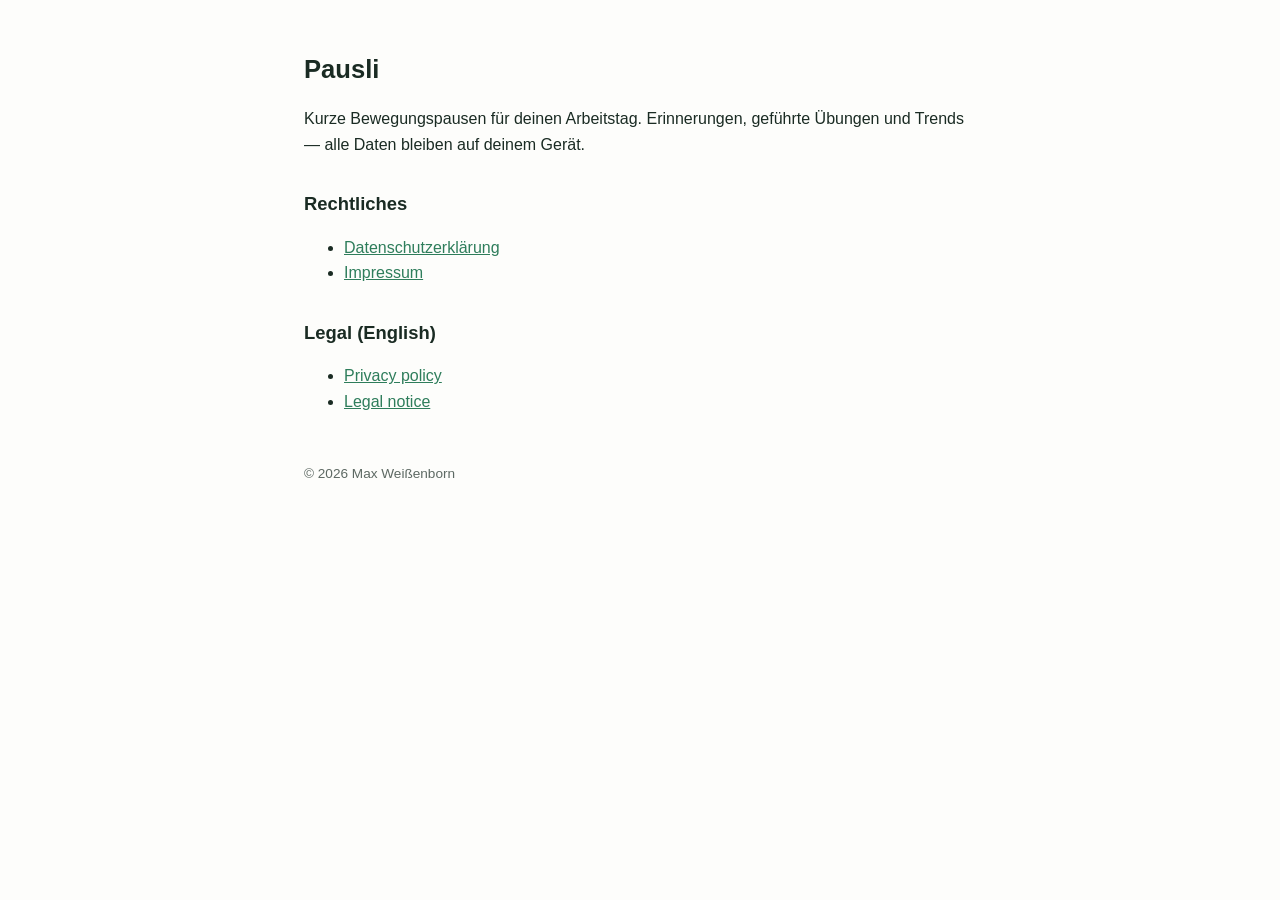
<file: index.html>
<!DOCTYPE html>
<html lang="de">
<head>
  <meta charset="utf-8">
  <meta name="viewport" content="width=device-width, initial-scale=1">
  <title>Pausli — Rechtliches / Legal</title>
  <link rel="stylesheet" href="style.css">
</head>
<body>
  <h1>Pausli</h1>
  <p>Kurze Bewegungspausen für deinen Arbeitstag. Erinnerungen, geführte Übungen und Trends — alle Daten bleiben auf deinem Gerät.</p>
  <h2>Rechtliches</h2>
  <ul>
    <li><a href="datenschutz.html">Datenschutzerklärung</a></li>
    <li><a href="impressum.html">Impressum</a></li>
  </ul>
  <h2>Legal (English)</h2>
  <ul>
    <li><a href="privacy.html">Privacy policy</a></li>
    <li><a href="legal-notice.html">Legal notice</a></li>
  </ul>
  <footer>© 2026 Max Weißenborn</footer>
</body>
</html>
</file>
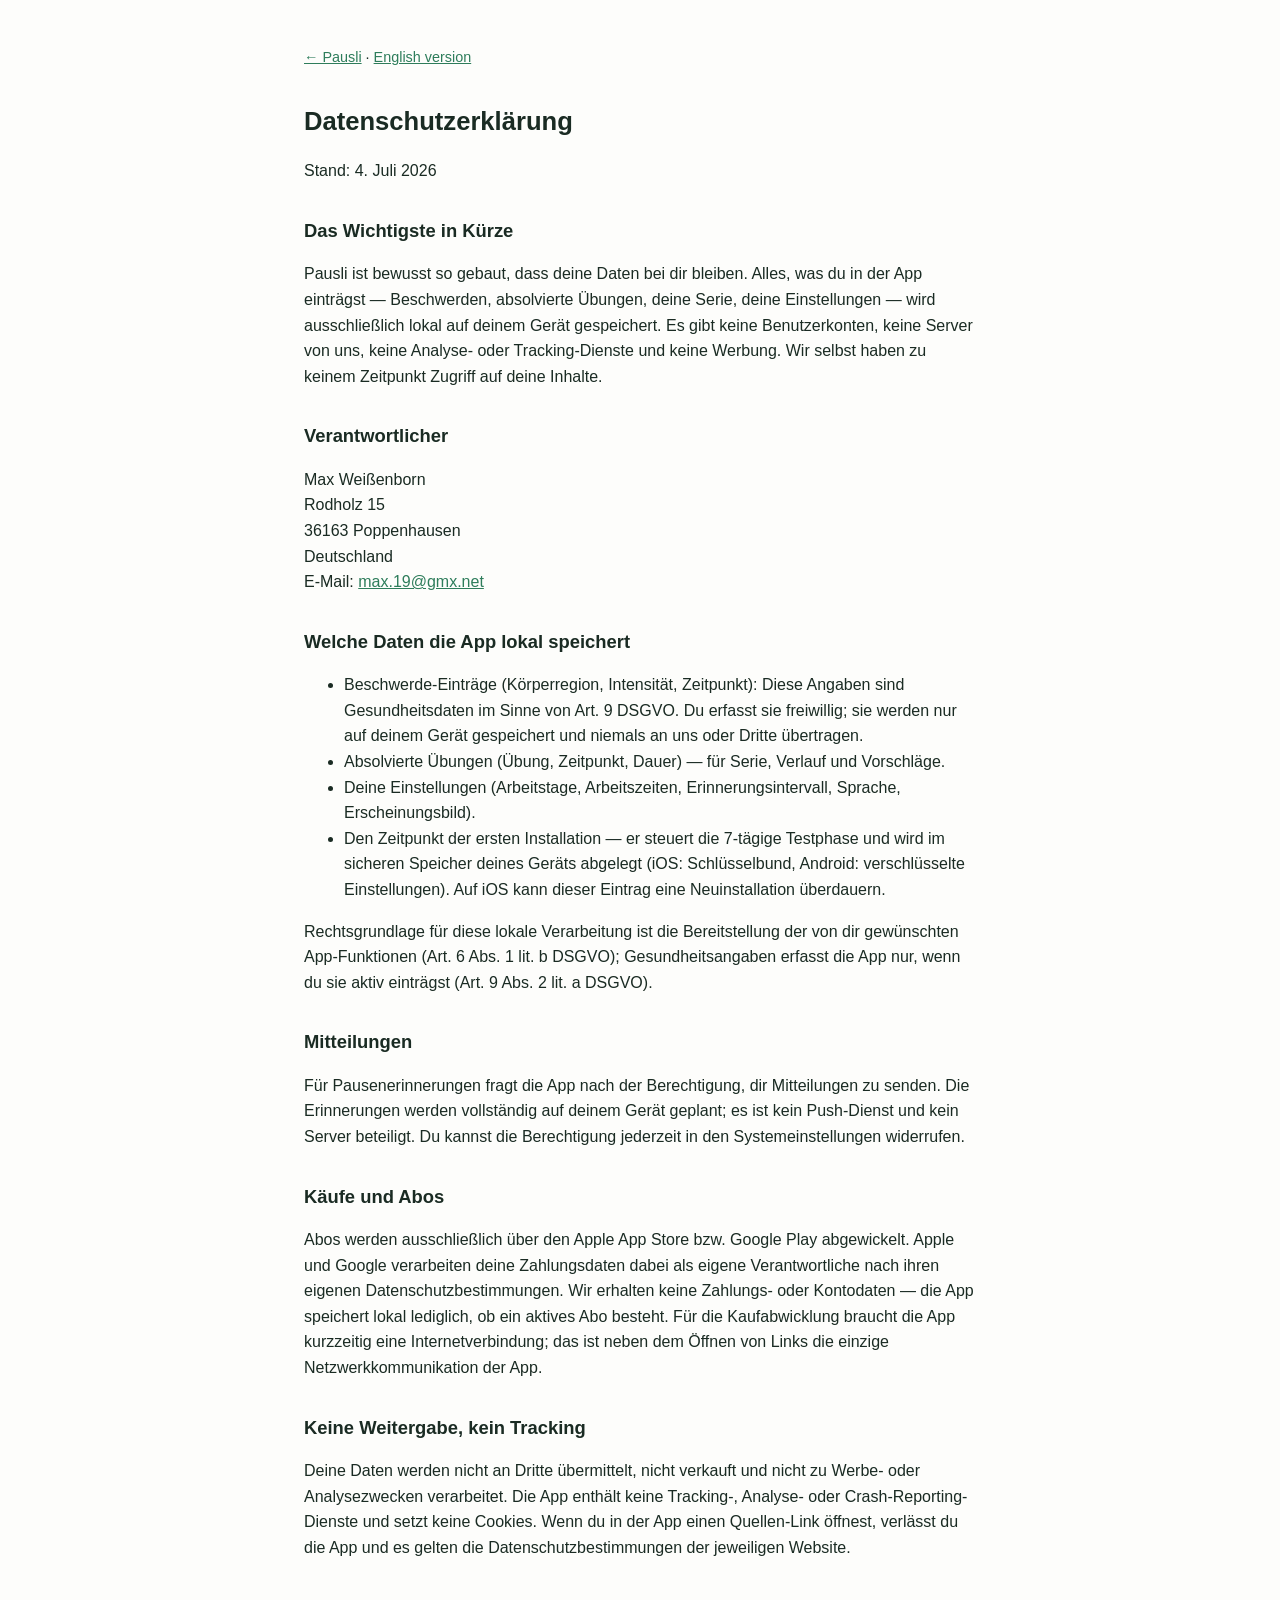
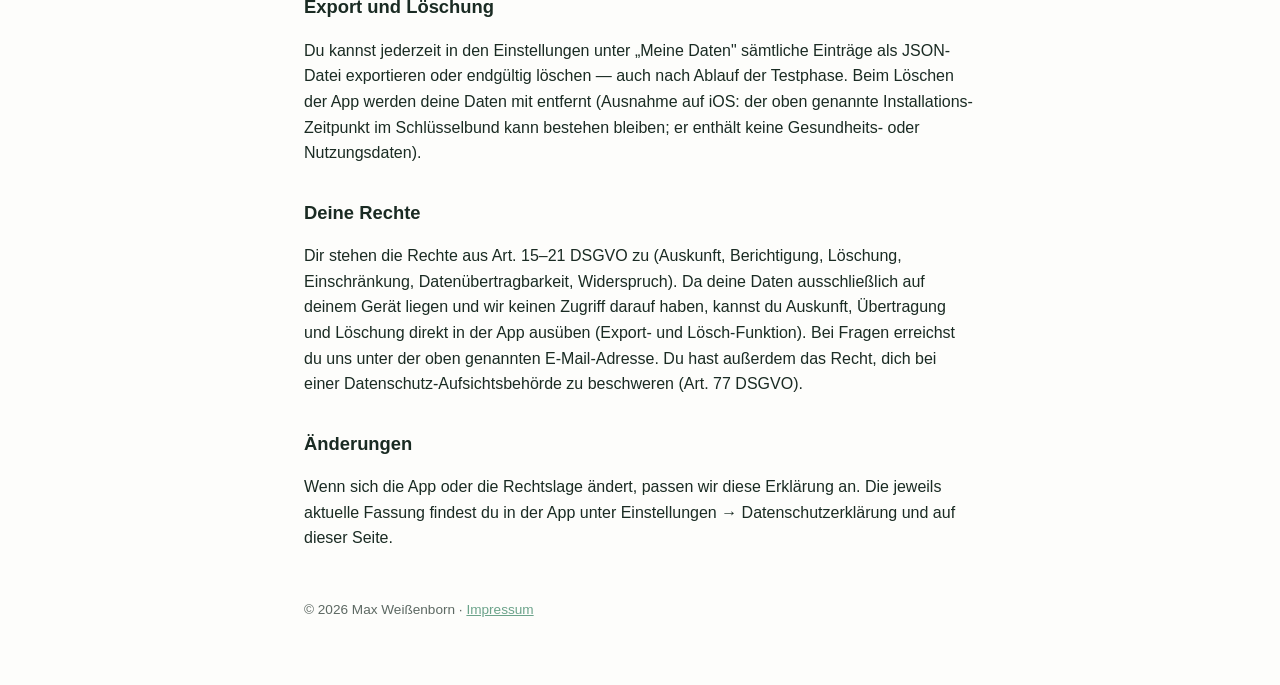
<file: datenschutz.html>
<!DOCTYPE html>
<html lang="de">
<head>
  <meta charset="utf-8">
  <meta name="viewport" content="width=device-width, initial-scale=1">
  <title>Datenschutzerklärung — Pausli</title>
  <link rel="stylesheet" href="style.css">
</head>
<body>
  <p class="lang"><a href="index.html">← Pausli</a> · <a href="privacy.html">English version</a></p>
  <h1>Datenschutzerklärung</h1>
  <p>Stand: 4. Juli 2026</p>

  <h2>Das Wichtigste in Kürze</h2>
  <p>Pausli ist bewusst so gebaut, dass deine Daten bei dir bleiben. Alles, was du in der App einträgst — Beschwerden, absolvierte Übungen, deine Serie, deine Einstellungen — wird ausschließlich lokal auf deinem Gerät gespeichert. Es gibt keine Benutzerkonten, keine Server von uns, keine Analyse- oder Tracking-Dienste und keine Werbung. Wir selbst haben zu keinem Zeitpunkt Zugriff auf deine Inhalte.</p>

  <h2>Verantwortlicher</h2>
  <p>
    Max Weißenborn<br>
    Rodholz 15<br>
    36163 Poppenhausen<br>
    Deutschland<br>
    E-Mail: <a href="mailto:max.19@gmx.net">max.19@gmx.net</a>
  </p>

  <h2>Welche Daten die App lokal speichert</h2>
  <ul>
    <li>Beschwerde-Einträge (Körperregion, Intensität, Zeitpunkt): Diese Angaben sind Gesundheitsdaten im Sinne von Art. 9 DSGVO. Du erfasst sie freiwillig; sie werden nur auf deinem Gerät gespeichert und niemals an uns oder Dritte übertragen.</li>
    <li>Absolvierte Übungen (Übung, Zeitpunkt, Dauer) — für Serie, Verlauf und Vorschläge.</li>
    <li>Deine Einstellungen (Arbeitstage, Arbeitszeiten, Erinnerungsintervall, Sprache, Erscheinungsbild).</li>
    <li>Den Zeitpunkt der ersten Installation — er steuert die 7-tägige Testphase und wird im sicheren Speicher deines Geräts abgelegt (iOS: Schlüsselbund, Android: verschlüsselte Einstellungen). Auf iOS kann dieser Eintrag eine Neuinstallation überdauern.</li>
  </ul>
  <p>Rechtsgrundlage für diese lokale Verarbeitung ist die Bereitstellung der von dir gewünschten App-Funktionen (Art. 6 Abs. 1 lit. b DSGVO); Gesundheitsangaben erfasst die App nur, wenn du sie aktiv einträgst (Art. 9 Abs. 2 lit. a DSGVO).</p>

  <h2>Mitteilungen</h2>
  <p>Für Pausenerinnerungen fragt die App nach der Berechtigung, dir Mitteilungen zu senden. Die Erinnerungen werden vollständig auf deinem Gerät geplant; es ist kein Push-Dienst und kein Server beteiligt. Du kannst die Berechtigung jederzeit in den Systemeinstellungen widerrufen.</p>

  <h2>Käufe und Abos</h2>
  <p>Abos werden ausschließlich über den Apple App Store bzw. Google Play abgewickelt. Apple und Google verarbeiten deine Zahlungsdaten dabei als eigene Verantwortliche nach ihren eigenen Datenschutzbestimmungen. Wir erhalten keine Zahlungs- oder Kontodaten — die App speichert lokal lediglich, ob ein aktives Abo besteht. Für die Kaufabwicklung braucht die App kurzzeitig eine Internetverbindung; das ist neben dem Öffnen von Links die einzige Netzwerkkommunikation der App.</p>

  <h2>Keine Weitergabe, kein Tracking</h2>
  <p>Deine Daten werden nicht an Dritte übermittelt, nicht verkauft und nicht zu Werbe- oder Analysezwecken verarbeitet. Die App enthält keine Tracking-, Analyse- oder Crash-Reporting-Dienste und setzt keine Cookies. Wenn du in der App einen Quellen-Link öffnest, verlässt du die App und es gelten die Datenschutzbestimmungen der jeweiligen Website.</p>

  <h2>Export und Löschung</h2>
  <p>Du kannst jederzeit in den Einstellungen unter „Meine Daten" sämtliche Einträge als JSON-Datei exportieren oder endgültig löschen — auch nach Ablauf der Testphase. Beim Löschen der App werden deine Daten mit entfernt (Ausnahme auf iOS: der oben genannte Installations-Zeitpunkt im Schlüsselbund kann bestehen bleiben; er enthält keine Gesundheits- oder Nutzungsdaten).</p>

  <h2>Deine Rechte</h2>
  <p>Dir stehen die Rechte aus Art. 15–21 DSGVO zu (Auskunft, Berichtigung, Löschung, Einschränkung, Datenübertragbarkeit, Widerspruch). Da deine Daten ausschließlich auf deinem Gerät liegen und wir keinen Zugriff darauf haben, kannst du Auskunft, Übertragung und Löschung direkt in der App ausüben (Export- und Lösch-Funktion). Bei Fragen erreichst du uns unter der oben genannten E-Mail-Adresse. Du hast außerdem das Recht, dich bei einer Datenschutz-Aufsichtsbehörde zu beschweren (Art. 77 DSGVO).</p>

  <h2>Änderungen</h2>
  <p>Wenn sich die App oder die Rechtslage ändert, passen wir diese Erklärung an. Die jeweils aktuelle Fassung findest du in der App unter Einstellungen → Datenschutzerklärung und auf dieser Seite.</p>

  <footer>© 2026 Max Weißenborn · <a href="impressum.html">Impressum</a></footer>
</body>
</html>
</file>
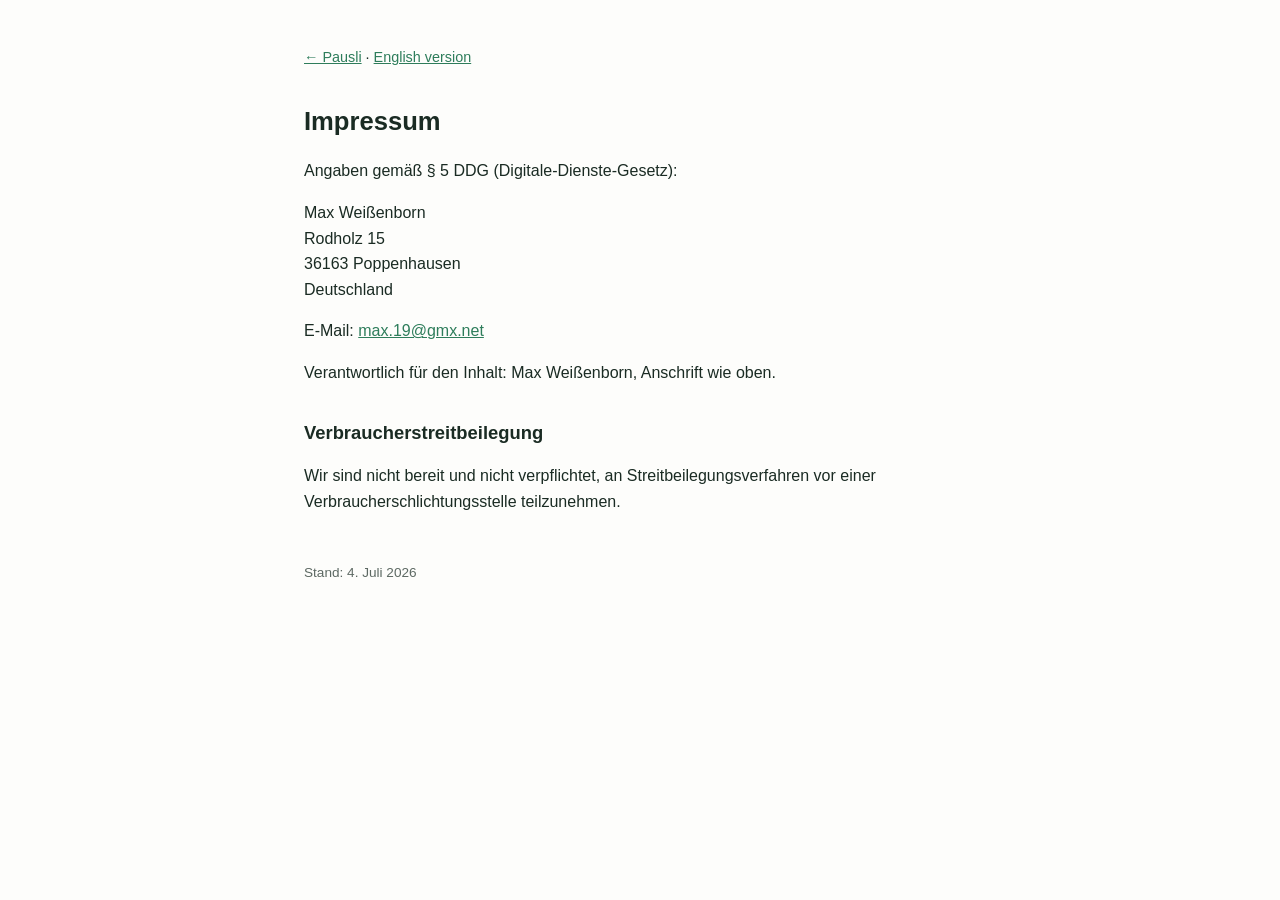
<file: impressum.html>
<!DOCTYPE html>
<html lang="de">
<head>
  <meta charset="utf-8">
  <meta name="viewport" content="width=device-width, initial-scale=1">
  <title>Impressum — Pausli</title>
  <link rel="stylesheet" href="style.css">
</head>
<body>
  <p class="lang"><a href="index.html">← Pausli</a> · <a href="legal-notice.html">English version</a></p>
  <h1>Impressum</h1>
  <p>Angaben gemäß § 5 DDG (Digitale-Dienste-Gesetz):</p>
  <p>
    Max Weißenborn<br>
    Rodholz 15<br>
    36163 Poppenhausen<br>
    Deutschland
  </p>
  <p>E-Mail: <a href="mailto:max.19@gmx.net">max.19@gmx.net</a></p>
  <p>Verantwortlich für den Inhalt: Max Weißenborn, Anschrift wie oben.</p>
  <h2>Verbraucherstreitbeilegung</h2>
  <p>Wir sind nicht bereit und nicht verpflichtet, an Streitbeilegungsverfahren vor einer Verbraucherschlichtungsstelle teilzunehmen.</p>
  <footer>Stand: 4. Juli 2026</footer>
</body>
</html>
</file>
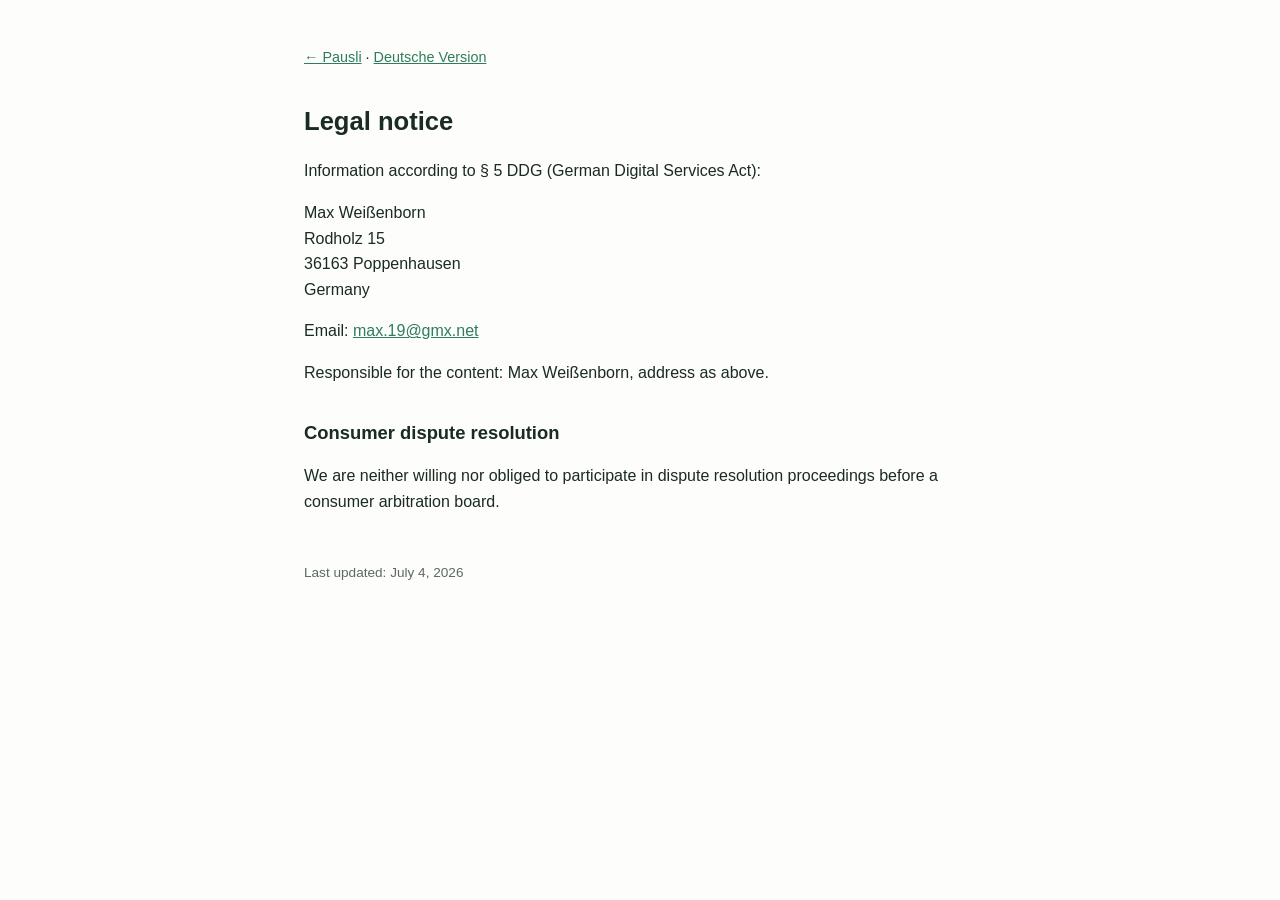
<file: legal-notice.html>
<!DOCTYPE html>
<html lang="en">
<head>
  <meta charset="utf-8">
  <meta name="viewport" content="width=device-width, initial-scale=1">
  <title>Legal notice — Pausli</title>
  <link rel="stylesheet" href="style.css">
</head>
<body>
  <p class="lang"><a href="index.html">← Pausli</a> · <a href="impressum.html">Deutsche Version</a></p>
  <h1>Legal notice</h1>
  <p>Information according to § 5 DDG (German Digital Services Act):</p>
  <p>
    Max Weißenborn<br>
    Rodholz 15<br>
    36163 Poppenhausen<br>
    Germany
  </p>
  <p>Email: <a href="mailto:max.19@gmx.net">max.19@gmx.net</a></p>
  <p>Responsible for the content: Max Weißenborn, address as above.</p>
  <h2>Consumer dispute resolution</h2>
  <p>We are neither willing nor obliged to participate in dispute resolution proceedings before a consumer arbitration board.</p>
  <footer>Last updated: July 4, 2026</footer>
</body>
</html>
</file>
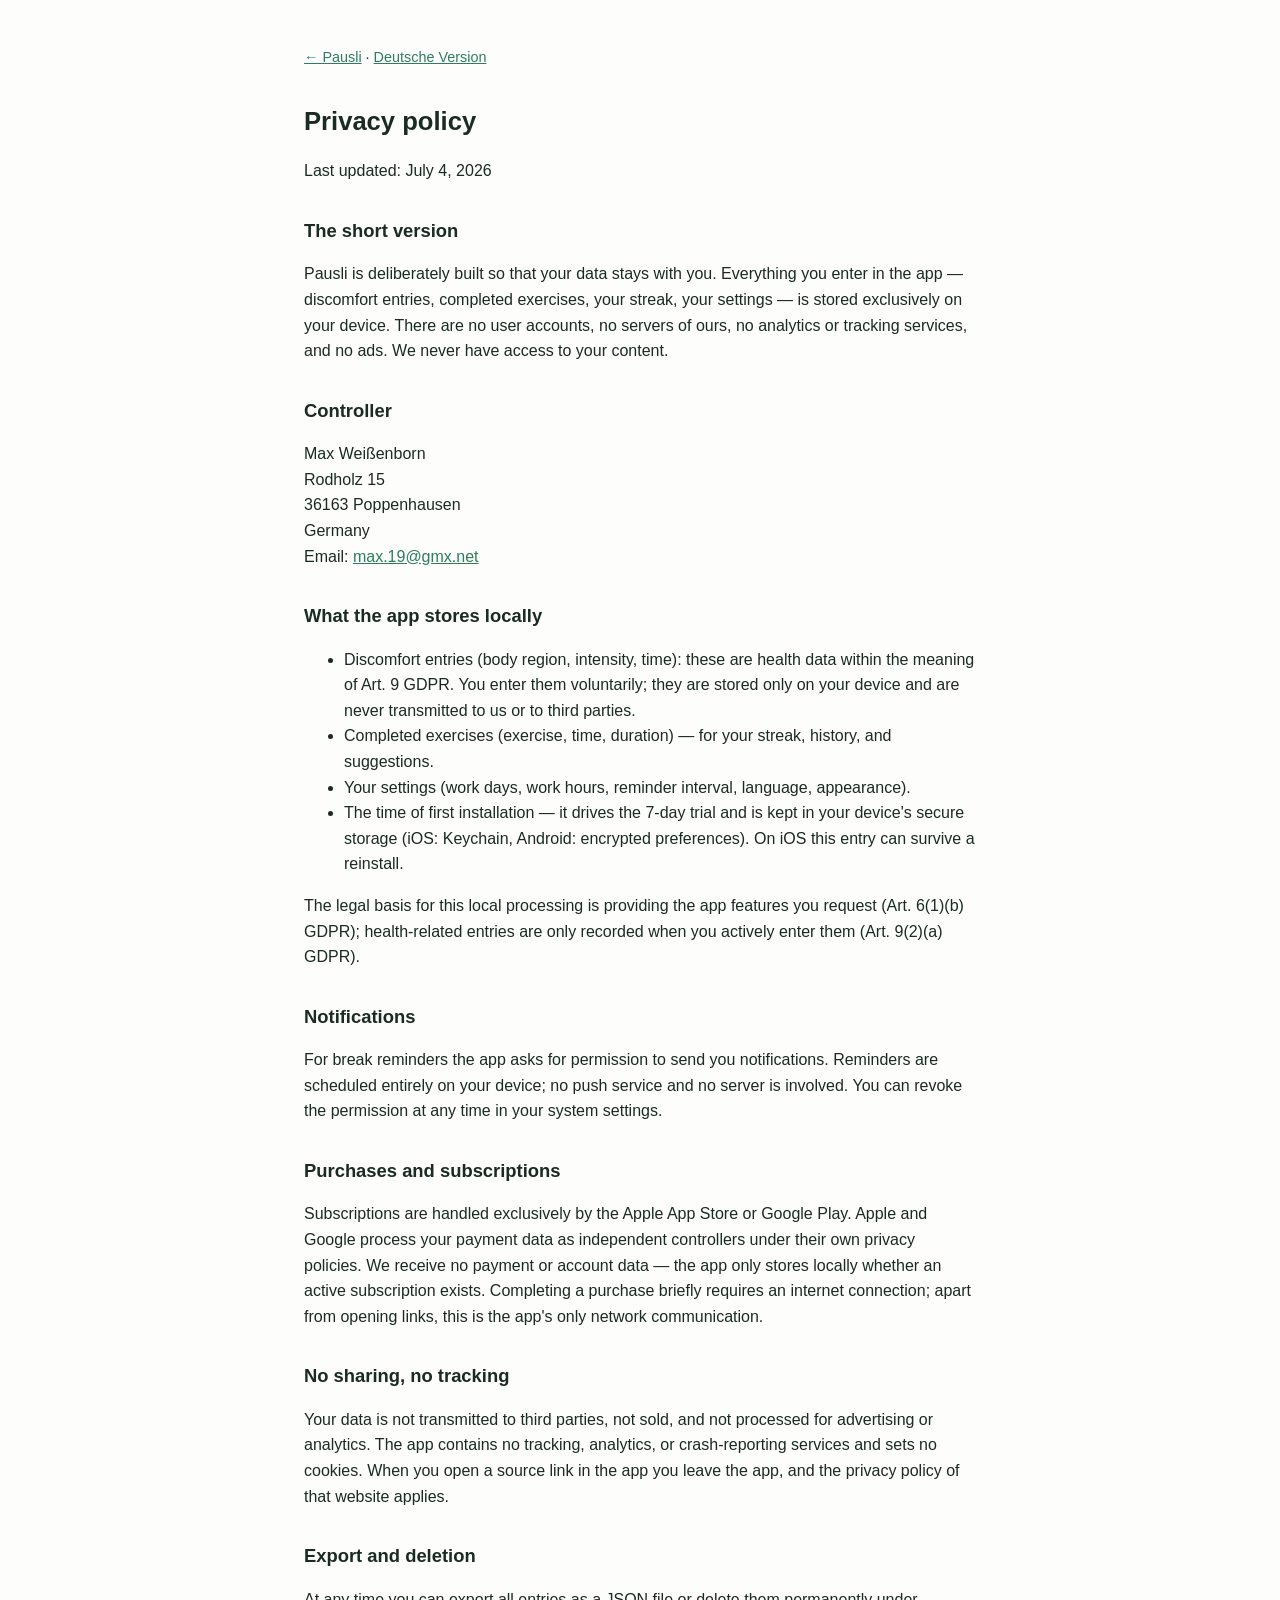
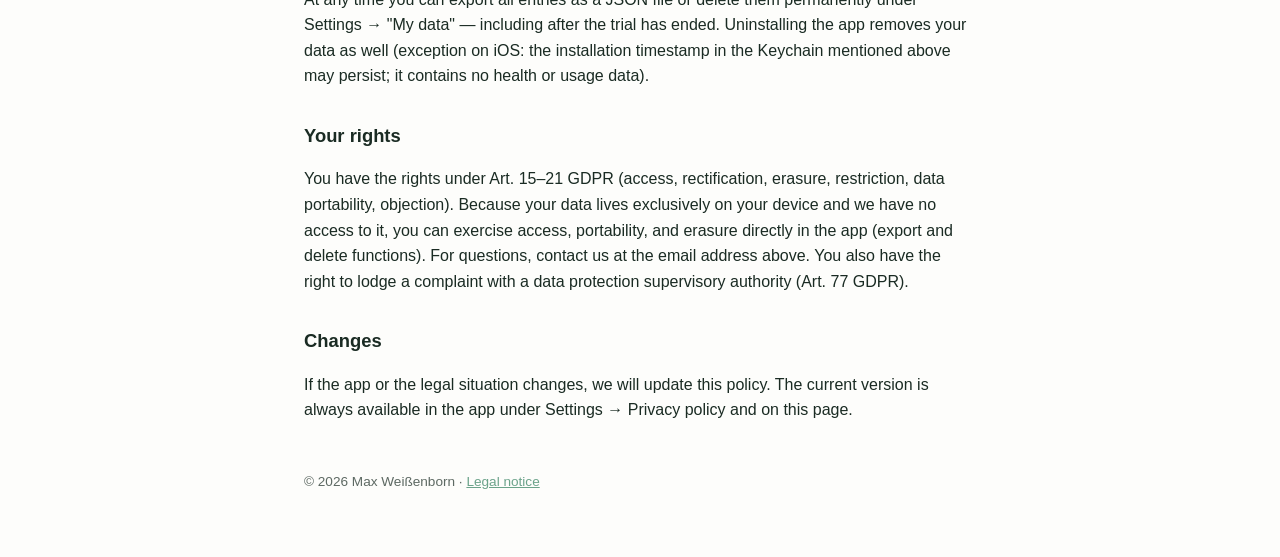
<file: privacy.html>
<!DOCTYPE html>
<html lang="en">
<head>
  <meta charset="utf-8">
  <meta name="viewport" content="width=device-width, initial-scale=1">
  <title>Privacy policy — Pausli</title>
  <link rel="stylesheet" href="style.css">
</head>
<body>
  <p class="lang"><a href="index.html">← Pausli</a> · <a href="datenschutz.html">Deutsche Version</a></p>
  <h1>Privacy policy</h1>
  <p>Last updated: July 4, 2026</p>

  <h2>The short version</h2>
  <p>Pausli is deliberately built so that your data stays with you. Everything you enter in the app — discomfort entries, completed exercises, your streak, your settings — is stored exclusively on your device. There are no user accounts, no servers of ours, no analytics or tracking services, and no ads. We never have access to your content.</p>

  <h2>Controller</h2>
  <p>
    Max Weißenborn<br>
    Rodholz 15<br>
    36163 Poppenhausen<br>
    Germany<br>
    Email: <a href="mailto:max.19@gmx.net">max.19@gmx.net</a>
  </p>

  <h2>What the app stores locally</h2>
  <ul>
    <li>Discomfort entries (body region, intensity, time): these are health data within the meaning of Art. 9 GDPR. You enter them voluntarily; they are stored only on your device and are never transmitted to us or to third parties.</li>
    <li>Completed exercises (exercise, time, duration) — for your streak, history, and suggestions.</li>
    <li>Your settings (work days, work hours, reminder interval, language, appearance).</li>
    <li>The time of first installation — it drives the 7-day trial and is kept in your device's secure storage (iOS: Keychain, Android: encrypted preferences). On iOS this entry can survive a reinstall.</li>
  </ul>
  <p>The legal basis for this local processing is providing the app features you request (Art. 6(1)(b) GDPR); health-related entries are only recorded when you actively enter them (Art. 9(2)(a) GDPR).</p>

  <h2>Notifications</h2>
  <p>For break reminders the app asks for permission to send you notifications. Reminders are scheduled entirely on your device; no push service and no server is involved. You can revoke the permission at any time in your system settings.</p>

  <h2>Purchases and subscriptions</h2>
  <p>Subscriptions are handled exclusively by the Apple App Store or Google Play. Apple and Google process your payment data as independent controllers under their own privacy policies. We receive no payment or account data — the app only stores locally whether an active subscription exists. Completing a purchase briefly requires an internet connection; apart from opening links, this is the app's only network communication.</p>

  <h2>No sharing, no tracking</h2>
  <p>Your data is not transmitted to third parties, not sold, and not processed for advertising or analytics. The app contains no tracking, analytics, or crash-reporting services and sets no cookies. When you open a source link in the app you leave the app, and the privacy policy of that website applies.</p>

  <h2>Export and deletion</h2>
  <p>At any time you can export all entries as a JSON file or delete them permanently under Settings → "My data" — including after the trial has ended. Uninstalling the app removes your data as well (exception on iOS: the installation timestamp in the Keychain mentioned above may persist; it contains no health or usage data).</p>

  <h2>Your rights</h2>
  <p>You have the rights under Art. 15–21 GDPR (access, rectification, erasure, restriction, data portability, objection). Because your data lives exclusively on your device and we have no access to it, you can exercise access, portability, and erasure directly in the app (export and delete functions). For questions, contact us at the email address above. You also have the right to lodge a complaint with a data protection supervisory authority (Art. 77 GDPR).</p>

  <h2>Changes</h2>
  <p>If the app or the legal situation changes, we will update this policy. The current version is always available in the app under Settings → Privacy policy and on this page.</p>

  <footer>© 2026 Max Weißenborn · <a href="legal-notice.html">Legal notice</a></footer>
</body>
</html>
</file>
<file: style.css>
:root { color-scheme: light dark; }
body {
  font-family: -apple-system, BlinkMacSystemFont, "Segoe UI", Roboto, sans-serif;
  max-width: 42rem;
  margin: 0 auto;
  padding: 2rem 1.25rem 4rem;
  line-height: 1.6;
  color: #1a2b23;
  background: #fdfdfb;
}
@media (prefers-color-scheme: dark) {
  body { color: #e6ece8; background: #141816; }
}
h1 { font-size: 1.6rem; margin-bottom: 0.25rem; }
h2 { font-size: 1.15rem; margin-top: 2rem; }
a { color: #2e7d5b; }
footer { margin-top: 3rem; font-size: 0.85rem; opacity: 0.7; }
.lang { font-size: 0.9rem; margin-bottom: 2rem; }
</file>
